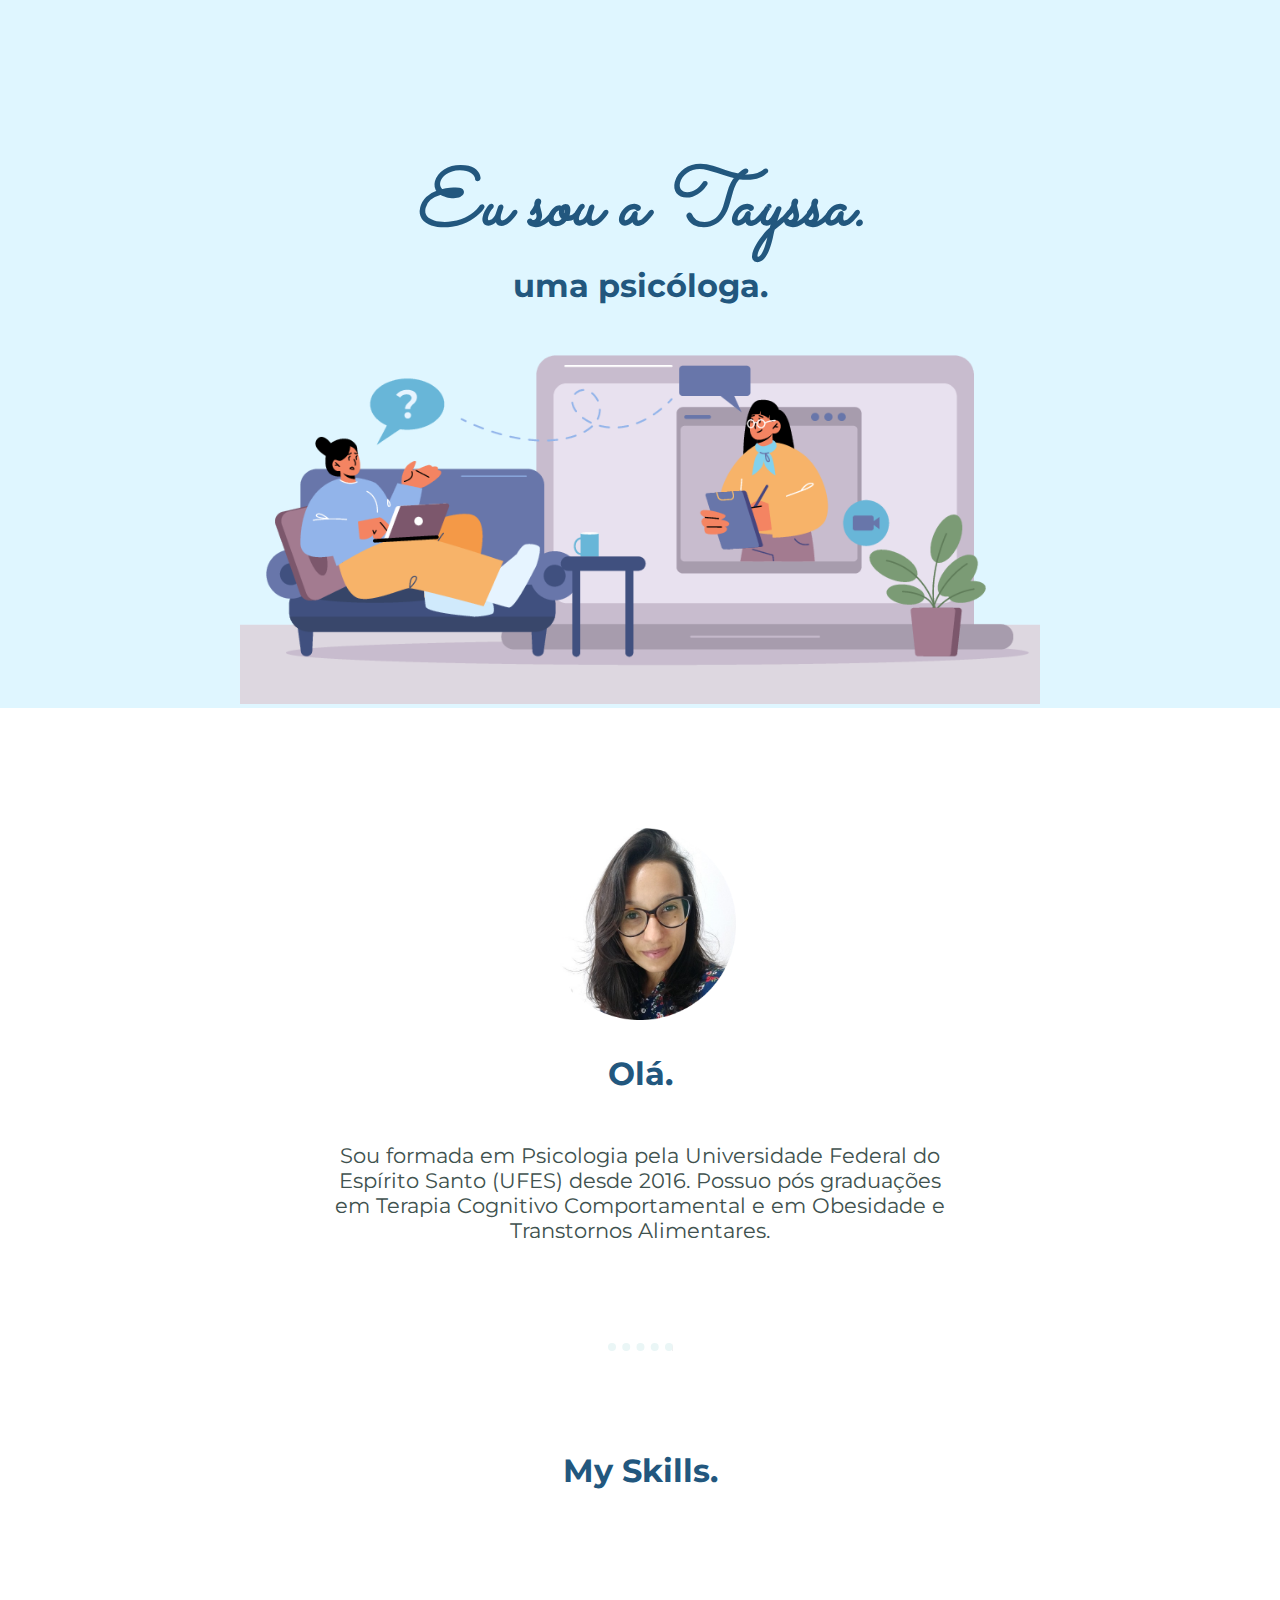
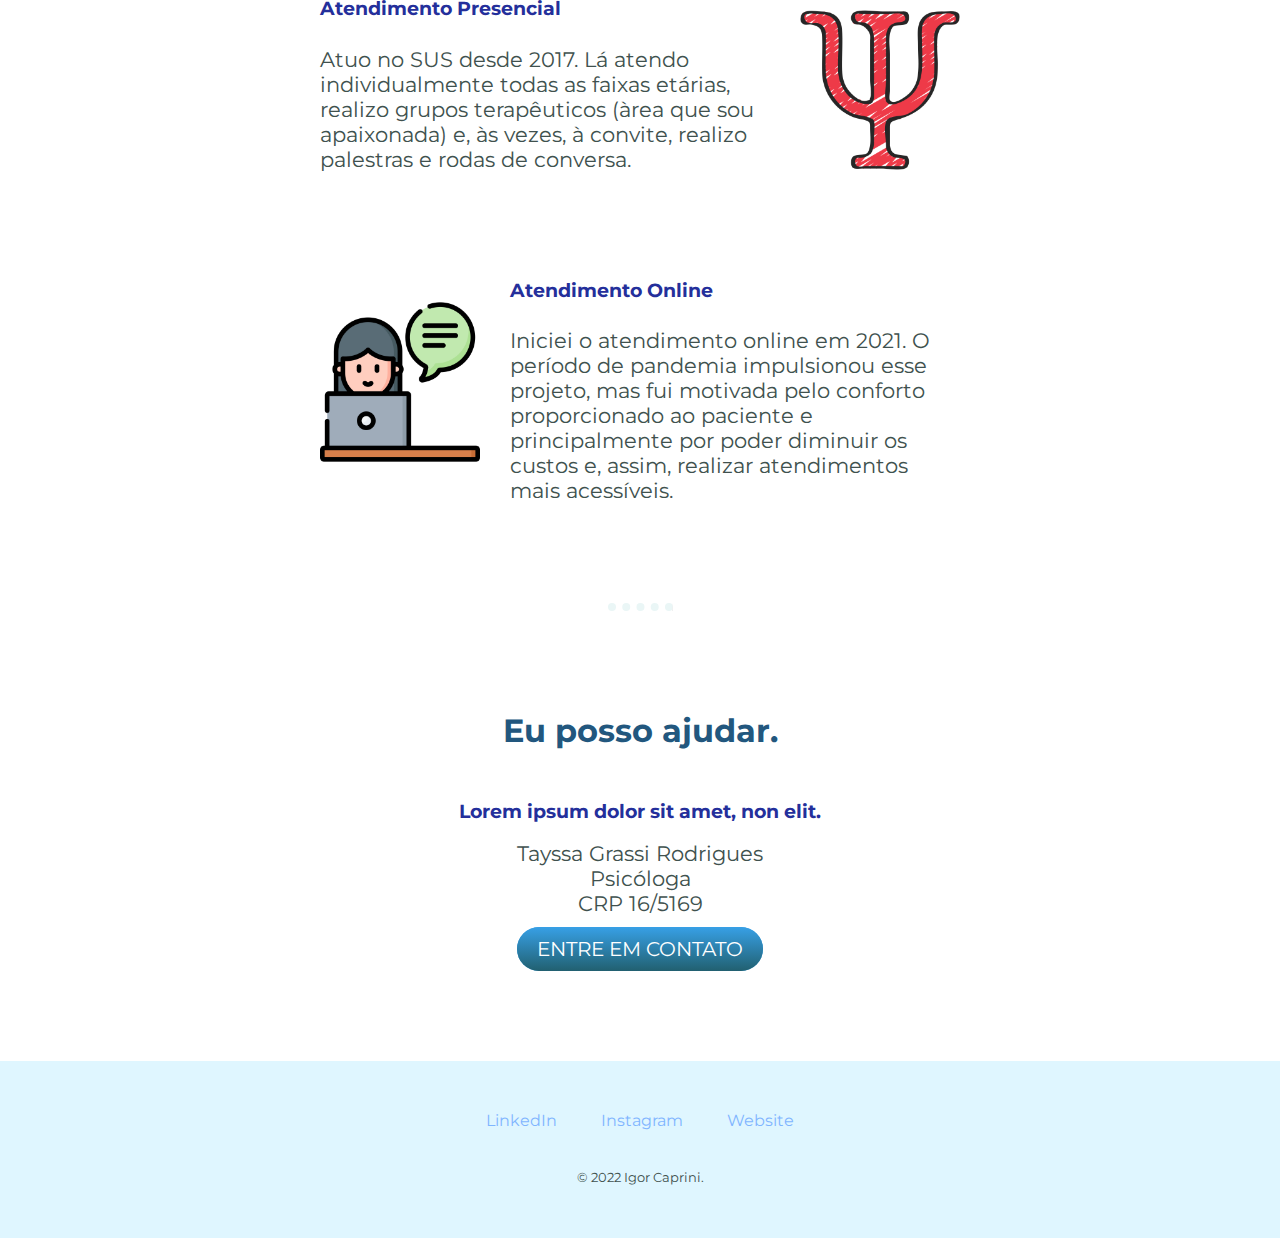
<file: index.html>
<!DOCTYPE html>
<html lang="pt-br" dir="ltr">

  <head>
    <meta charset="utf-8">
    <meta name=“viewport” content=“width=device-width, initial-scale=1.0”>
    <meta http-equiv=“X-UA-Compatible” content=“ie=edge”>
    <title>Psicóloga Tayssa Grassi</title>
    <link rel="stylesheet" href="styles.css">
    <link rel="icon" href="icone.png">
    <link rel="preconnect" href="https://fonts.googleapis.com">
  <link rel="preconnect" href="https://fonts.gstatic.com" crossorigin>
  <link href="https://fonts.googleapis.com/css2?family=Indie+Flower&family=Montserrat&family=Sacramento&display=swap" rel="stylesheet">
  </head>

  <body>
    <div class="top-container">
      <h1><em>Eu sou a Tayssa.</em></h1>
      <h2>uma psicóloga.</h2>
      <img class="land" src="images/main-img.png" alt="land-img">
    </div>
    <div class="middle-container">
      <div class="profile">
        <img class="perfil" src="images/perfil.png" alt="">
        <h2>Olá.</h2>
        <p style="width: 50%; margin: auto;">Sou formada em Psicologia pela Universidade Federal do Espírito Santo (UFES) desde 2016. Possuo pós graduações em Terapia Cognitivo Comportamental e em Obesidade e Transtornos Alimentares.</p>
      </div>
      <hr>
      <div class="skills">
        <h2>My Skills.</h2>
        <div class="skill-row">
          <img class="psicologia" src="images/psicologia.png" alt="">
          <h3>Atendimento Presencial</h3>
          <p>Atuo no SUS desde 2017. Lá atendo individualmente todas as faixas etárias, realizo grupos terapêuticos (àrea que sou apaixonada) e, às vezes, à convite, realizo palestras e rodas de conversa.</p>
        </div>
        <div class="skill-row">
          <img class="online" src="images/online.png" alt="">
          <h3>Atendimento Online</h3>
          <p>Iniciei o atendimento online em 2021. O período de pandemia impulsionou esse projeto, mas fui motivada pelo conforto proporcionado ao paciente e principalmente por poder diminuir os custos e, assim, realizar atendimentos mais acessíveis.</p>
        </div>
      </div>
      <hr>
      <div class="contact-me">
        <h2>Eu posso ajudar.</h2>
        <h3>Lorem ipsum dolor sit amet, non elit.</h3>
        <p>Tayssa Grassi Rodrigues<br>Psicóloga<br>CRP 16/5169</p>
        <a class="btn" href="mailto:name@email.com">ENTRE EM CONTATO</a>
      </div>
    </div>


    <div class="bottom-container">
      <a class="footer-link" href="https://www.linkedin.com/">LinkedIn</a>
      <a class="footer-link" href="https://www.instagram.com/psicologa_tayssagrassi/">Instagram</a>
      <a class="footer-link" href="https://www.appbrewery.co/">Website</a>
      <p class= "copyright">© 2022 Igor Caprini.</p>
    </div>

  </body>

  </html>
</file>
<file: styles.css>
body {
    color: #40514E;
    text-align: center;
    margin: 0;
    font-family: 'Montserrat', serif;
  }

  h1 {
    color: #22577E;
    font-family: 'Sacramento', serif;
    font-size: 5rem;
    margin: 50px auto 0 auto;
  }
  h2{
    color: #22577E;
    font-weight: bold;
    font-size: 2rem;
    margin-top: 0;
    margin-bottom: 50px;
  }
  h3{
    color: #242F9B;
  }
  hr{
    border-top: 8px dotted #EAF6F6;
    border-bottom: none;
    border-left: none;
    width: 5%;
    margin: 100px auto;

  }
  a{
    font-family: Montserrat, serif;
    color: #7FB5FF;
    margin: 10px 20px;
    padding-bottom: 10px;
    text-decoration: none;
  }
  a:hover{
    color: #22577E;
  }
  p{
    line-height: normal;
     font-size: 1.3rem;
     margin-top: 0;
   }
  .top-container{
    background-color: #DFF6FF;
    padding-top: 100px;
    position: relative;
    margin: 0;
  }

  .middle-container{
    margin: 100px 0;
  }

  .bottom-container{
    background-color: #DFF6FF;
    padding: 50px 0 20px;
  }

  .land{
    margin: 0 auto;
    max-width: 800px;
    overflow: hidden;
  }

  .skill-row{
    line-height: 2;
    margin: 100px auto 100px auto;
    text-align: left;
    width: 50%;
  }

  .online{
    margin-right: 30px;
    margin-bottom: 100px;
    padding-top: 30px;
    float: left;
    max-width: 25%;
  }

  .psicologia{
    margin-left: 30px;
    margin-bottom: 100px;
    padding-top: 20px;
    float: right;
    max-width: 25%;
  }
  .perfil{
    max-width: 15%;
    padding-top: 20px;
    margin-bottom: 30px;
  }
  .copyright{
    font-size: 0.8rem;
    margin-top: 20px;
    padding: 20px 0;
  }

  .btn {
  background: #37a0e6;
  background-image: -webkit-linear-gradient(top, #37a0e6, #216070);
  background-image: -moz-linear-gradient(top, #37a0e6, #216070);
  background-image: -ms-linear-gradient(top, #37a0e6, #216070);
  background-image: -o-linear-gradient(top, #37a0e6, #216070);
  background-image: linear-gradient(to bottom, #37a0e6, #216070);
  -webkit-border-radius: 60;
  -moz-border-radius: 60;
  border-radius: 60px;
  font-family: 'Montserrat', serif;
  color: #ffffff;
  font-size: 20px;
  padding: 10px 20px 10px 20px;
  text-decoration: none;
}

  .btn:hover {
    background: #3e9acf;
    background-image: -webkit-linear-gradient(top, #3e9acf, #3282b8);
    background-image: -moz-linear-gradient(top, #3e9acf, #3282b8);
    background-image: -ms-linear-gradient(top, #3e9acf, #3282b8);
    background-image: -o-linear-gradient(top, #3e9acf, #3282b8);
    background-image: linear-gradient(to bottom, #3e9acf, #3282b8);
    text-decoration: none;
}
</file>
